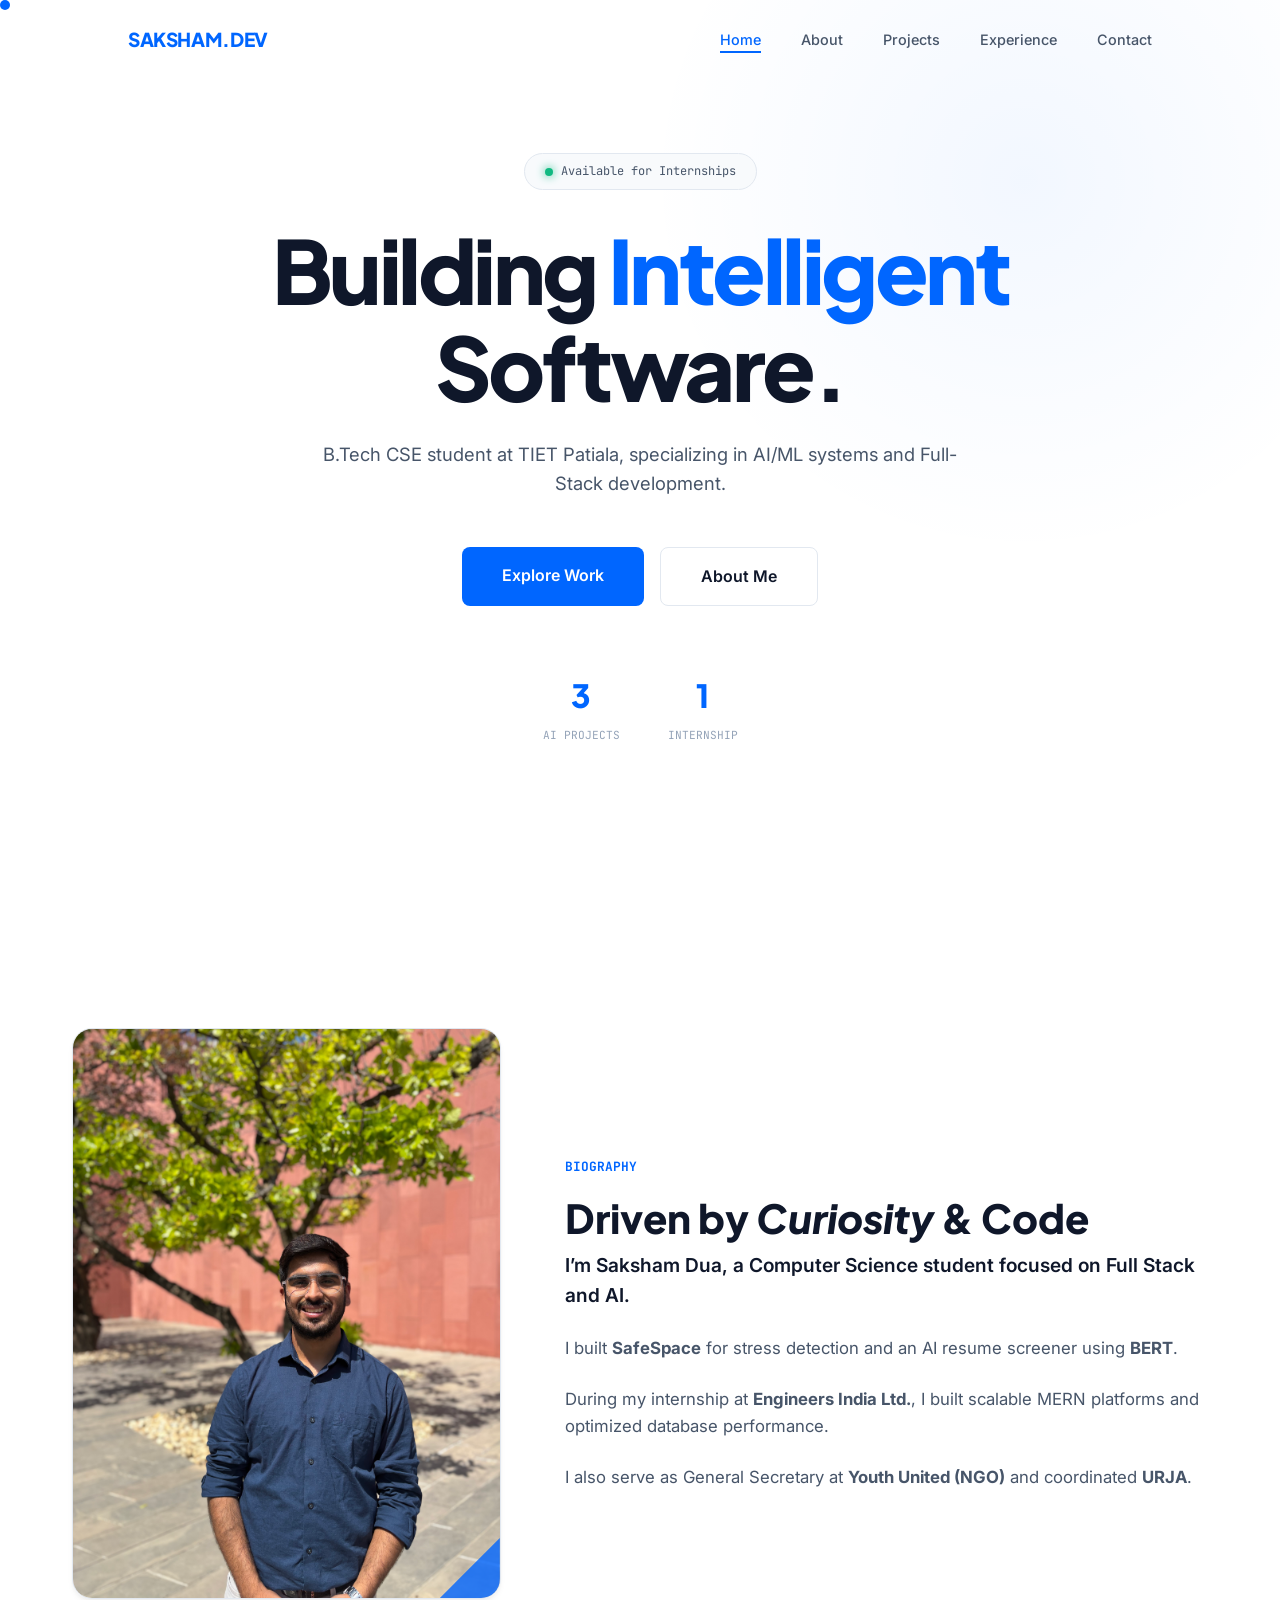
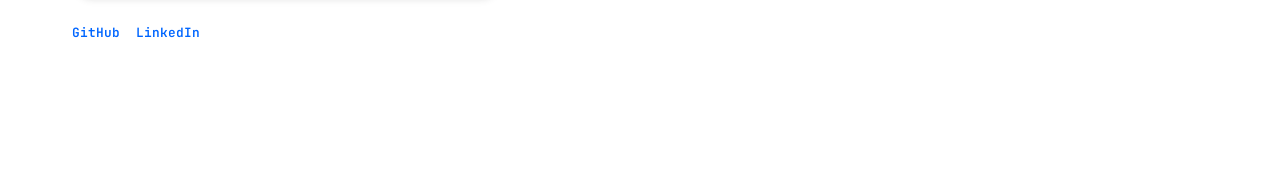
<file: index.html>
<!DOCTYPE html>
<html lang="en">
<head>
  <meta charset="UTF-8">
  <meta name="viewport" content="width=device-width, initial-scale=1.0">
  <title>Saksham Dua | Home</title>
  <link rel="preconnect" href="https://fonts.googleapis.com">
  <link rel="preconnect" href="https://fonts.gstatic.com" crossorigin>
  <link href="https://fonts.googleapis.com/css2?family=Plus+Jakarta+Sans:wght@700;800&family=Inter:wght@400;500;600&family=JetBrains+Mono&display=swap" rel="stylesheet">
  <link rel="stylesheet" href="style.css">
</head>
<body>
  <div id="cursor"></div>
  <div id="cursor-trail"></div>

  <nav id="nav">
    <div class="nav-brand"><a href="index.html" class="brand-name">SAKSHAM.DEV</a></div>
    <ul class="nav-links">
      <li><a href="index.html" class="active">Home</a></li>
      <li><a href="#about">About</a></li>
      <li><a href="projects.html">Projects</a></li>
      <li><a href="experience.html">Experience</a></li>
      <li><a href="contact.html">Contact</a></li>
    </ul>
  </nav>

  <main>
    <section id="hero">
      <div class="hero-badge"><span class="status-dot"></span>Available for Internships</div>
      <h1 class="hero-title">Building <span class="accent-line">Intelligent</span><br>Software.</h1>
      <p class="hero-desc">B.Tech CSE student at TIET Patiala, specializing in AI/ML systems and Full-Stack development.</p>
      <div class="hero-actions">
        <a href="projects.html" class="btn-main">Explore Work</a>
        <a href="#about" class="btn-outline">About Me</a>
      </div>
      <div class="hero-stats">
        <div class="hs-item"><span class="hs-num" data-count="3">0</span><span class="hs-label">AI Projects</span></div>
        <div class="hs-item"><span class="hs-num" data-count="1">0</span><span class="hs-label">Internship</span></div>
      </div>
    </section>

    <section id="about" class="section">
      <div class="container">
        <div class="about-wrapper">
          <div class="about-visual">
            <div class="image-frame">
              <img src="profile.jpg" alt="Saksham Dua" class="profile-img">
              <div class="frame-decoration"></div>
            </div>
            <div class="about-social-links">
              <a href="https://github.com" target="_blank" class="social-link">GitHub</a>
              <a href="https://linkedin.com/in/saksham-dua-a77809280/" target="_blank" class="social-link">LinkedIn</a>
            </div>
          </div>
          <div class="about-details">
            <span class="section-eyebrow">Biography</span>
            <h2 class="section-heading">Driven by <em>Curiosity</em> & Code</h2>
            <div class="about-text">
              <p class="highlight">I’m Saksham Dua, a Computer Science student focused on Full Stack and AI.</p>
              <p>I built <strong>SafeSpace</strong> for stress detection and an AI resume screener using <strong>BERT</strong>.</p>
              <p>During my internship at <strong>Engineers India Ltd.</strong>, I built scalable MERN platforms and optimized database performance.</p>
              <p>I also serve as General Secretary at <strong>Youth United (NGO)</strong> and coordinated <strong>URJA</strong>.</p>
            </div>
          </div>
        </div>
      </div>
    </section>
  </main>
  <script src="data.js"></script>
  <script src="app.js"></script>
</body>
</html>
</file>
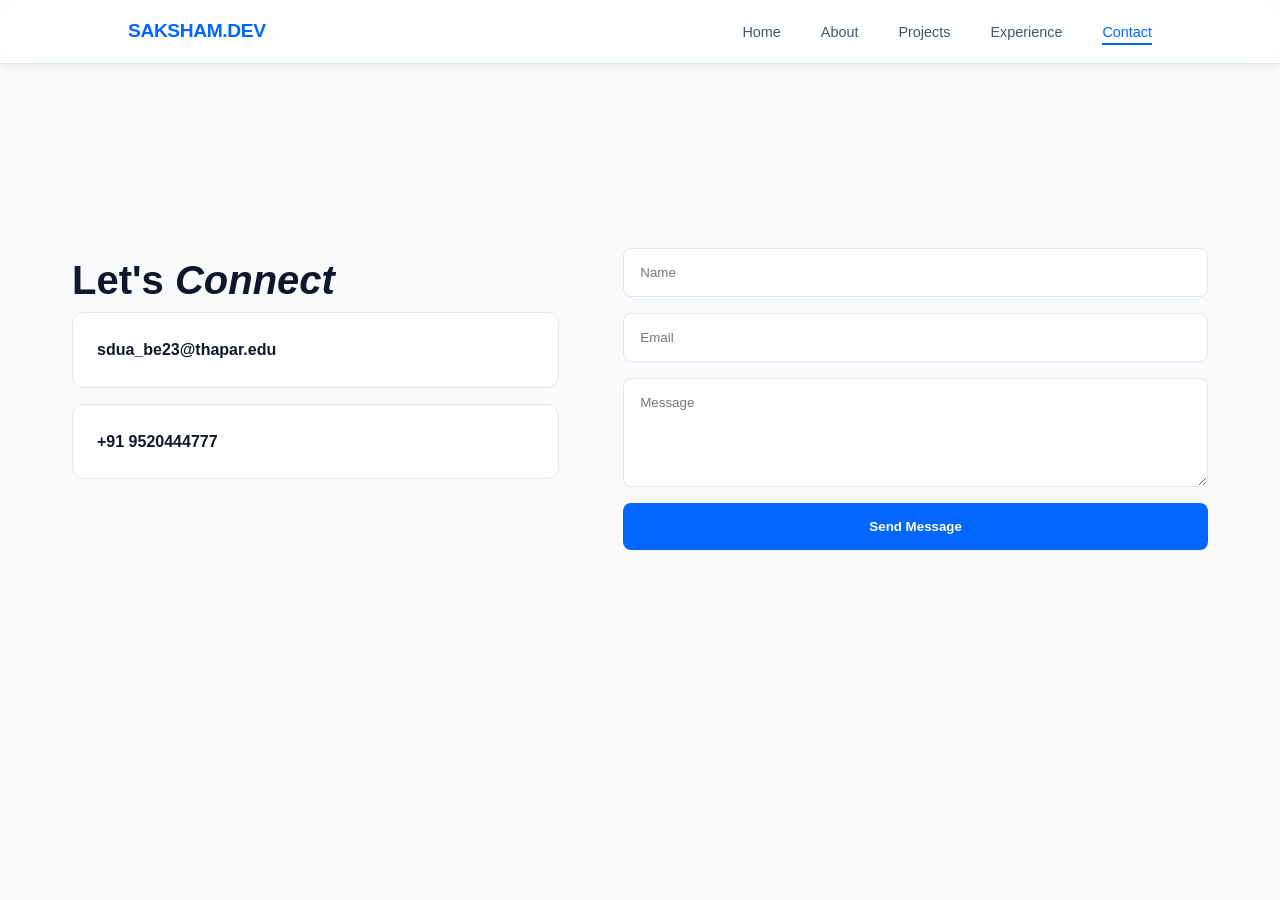
<file: contact.html>
<!DOCTYPE html>
<html lang="en">
<head>
  <meta charset="UTF-8">
  <title>Contact | Saksham Dua</title>
  <link rel="stylesheet" href="style.css">
</head>
<body style="background: var(--bg-soft);">
  <nav id="nav" class="scrolled">
    <div class="nav-brand"><a href="index.html" class="brand-name">SAKSHAM.DEV</a></div>
    <ul class="nav-links">
      <li><a href="index.html">Home</a></li>
      <li><a href="index.html#about">About</a></li>
      <li><a href="projects.html">Projects</a></li>
      <li><a href="experience.html">Experience</a></li>
      <li><a href="contact.html" class="active">Contact</a></li>
    </ul>
  </nav>

  <main style="padding-top: 120px;">
    <section class="section">
      <div class="container">
        <div class="contact-grid">
          <div class="contact-info">
            <h2 class="section-heading">Let's <em>Connect</em></h2>
            <div class="cinfo-card"><div class="cinfo-val">sdua_be23@thapar.edu</div></div>
            <div class="cinfo-card"><div class="cinfo-val">+91 9520444777</div></div>
          </div>
          <div class="contact-form-wrap">
            <form id="contact-form" class="contact-form">
              <input type="text" placeholder="Name" required>
              <input type="email" placeholder="Email" required>
              <textarea placeholder="Message" rows="5" required></textarea>
              <button type="submit" class="btn-main">Send Message</button>
            </form>
          </div>
        </div>
      </div>
    </section>
  </main>
  <script src="data.js"></script>
  <script src="app.js"></script>
</body>
</html>
</file>
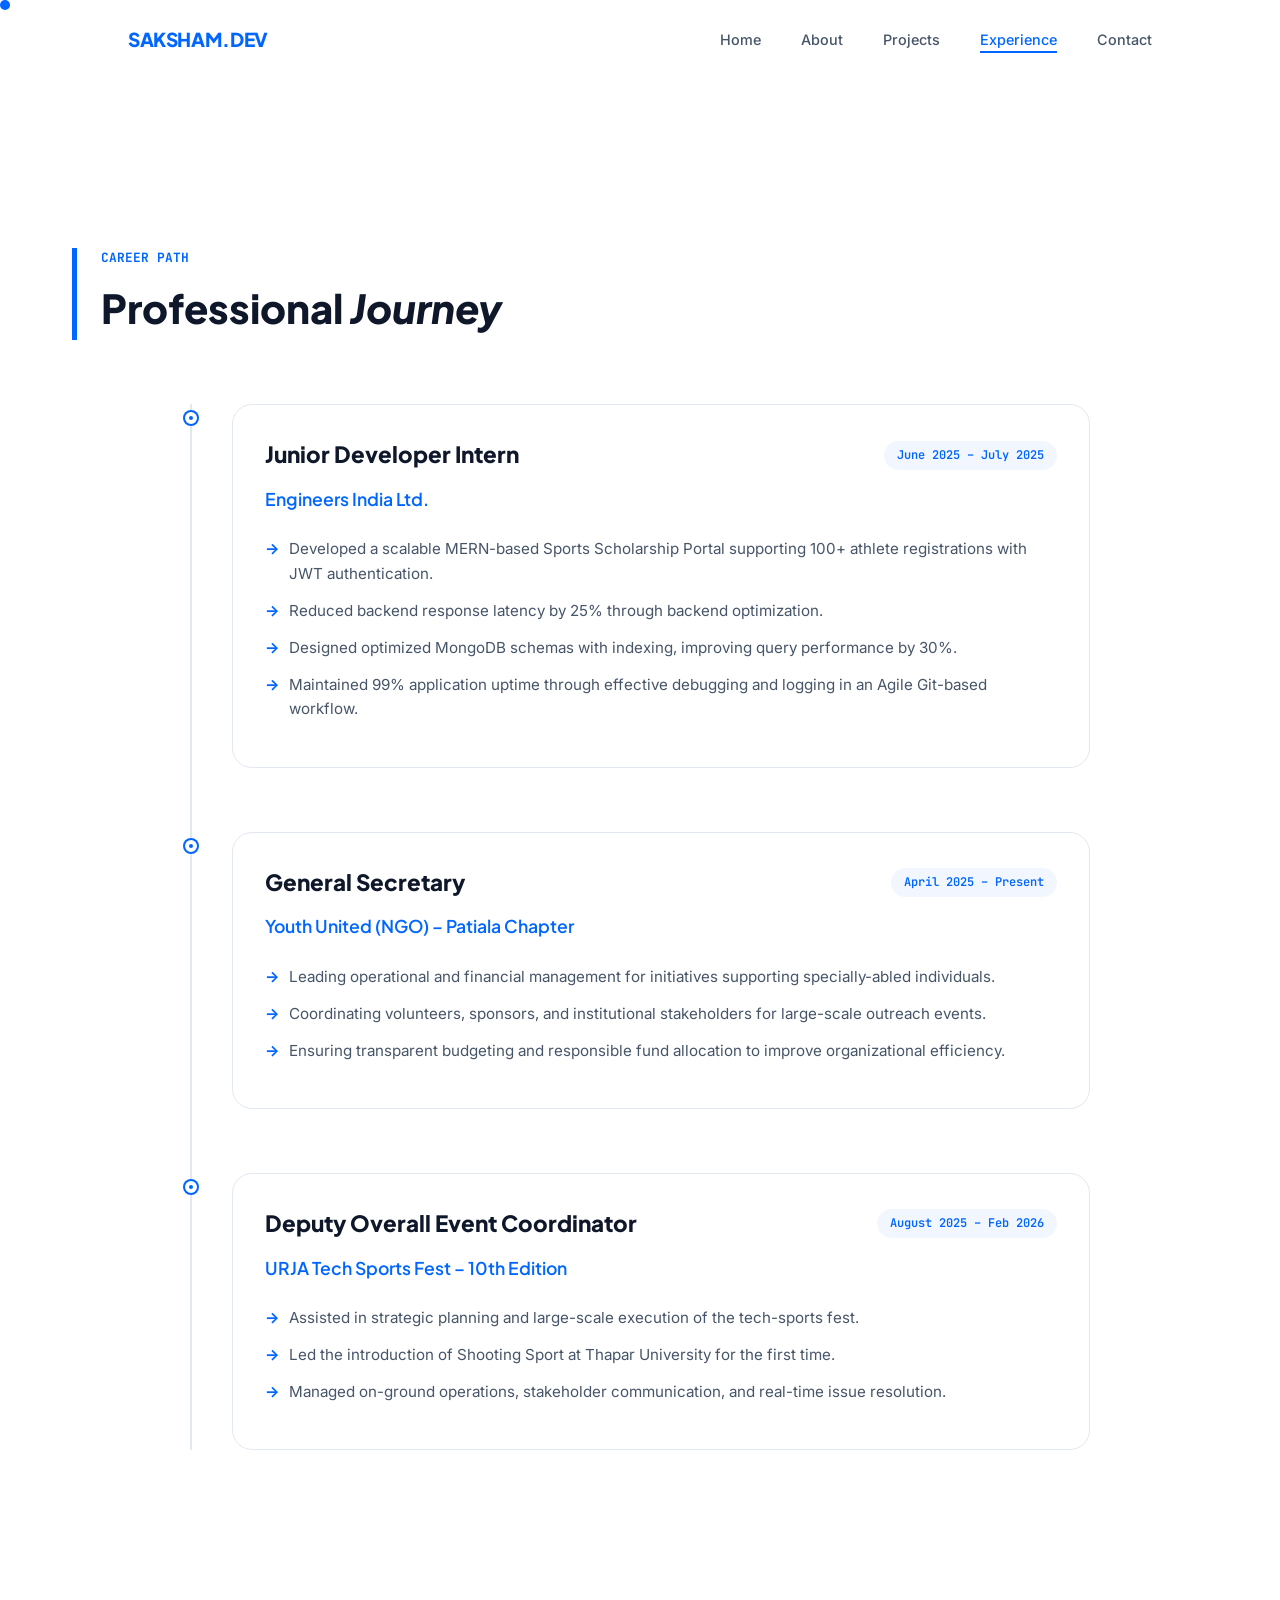
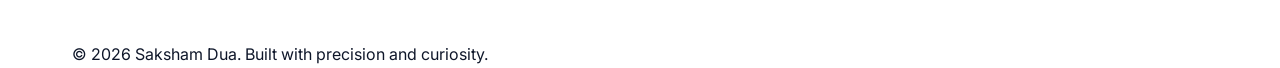
<file: experience.html>
<!DOCTYPE html>
<html lang="en">
<head>
  <meta charset="UTF-8">
  <meta name="viewport" content="width=device-width, initial-scale=1.0">
  <title>Experience | Saksham Dua</title>
  
  <link rel="preconnect" href="https://fonts.googleapis.com">
  <link rel="preconnect" href="https://fonts.gstatic.com" crossorigin>
  <link href="https://fonts.googleapis.com/css2?family=Plus+Jakarta+Sans:wght@700;800&family=Inter:wght@400;500;600&family=JetBrains+Mono&display=swap" rel="stylesheet">
  
  <link rel="stylesheet" href="style.css">
</head>
<body>

  <div id="cursor"></div>
  <div id="cursor-trail"></div>

  <nav id="nav" class="scrolled">
    <div class="nav-brand">
      <a href="index.html" class="brand-name">SAKSHAM.DEV</a>
    </div>

    <ul class="nav-links">
      <li><a href="index.html">Home</a></li>
      <li><a href="index.html#about">About</a></li>
      <li><a href="projects.html">Projects</a></li>
      <li><a href="experience.html" class="active">Experience</a></li>
      <li><a href="contact.html">Contact</a></li>
    </ul>
  </nav>

  <main style="padding-top: 120px;">
    <section class="section">
      <div class="container">
        <div class="section-header">
          <span class="section-eyebrow">Career Path</span>
          <h2 class="section-heading">Professional <em>Journey</em></h2>
        </div>

        <div class="experience-timeline">
          
          <div class="timeline-item">
            <div class="timeline-dot"></div>
            <div class="timeline-content">
              <div class="exp-header">
                <h3 class="exp-role">Junior Developer Intern</h3>
                <span class="exp-date">June 2025 – July 2025</span>
              </div>
              <h4 class="exp-company">Engineers India Ltd.</h4>
              <ul class="exp-list">
                <li>Developed a scalable MERN-based Sports Scholarship Portal supporting 100+ athlete registrations with JWT authentication.</li>
                <li>Reduced backend response latency by 25% through backend optimization.</li>
                <li>Designed optimized MongoDB schemas with indexing, improving query performance by 30%.</li>
                <li>Maintained 99% application uptime through effective debugging and logging in an Agile Git-based workflow.</li>
              </ul>
            </div>
          </div>

          <div class="timeline-item">
            <div class="timeline-dot"></div>
            <div class="timeline-content">
              <div class="exp-header">
                <h3 class="exp-role">General Secretary</h3>
                <span class="exp-date">April 2025 – Present</span>
              </div>
              <h4 class="exp-company">Youth United (NGO) – Patiala Chapter</h4>
              <ul class="exp-list">
                <li>Leading operational and financial management for initiatives supporting specially-abled individuals.</li>
                <li>Coordinating volunteers, sponsors, and institutional stakeholders for large-scale outreach events.</li>
                <li>Ensuring transparent budgeting and responsible fund allocation to improve organizational efficiency.</li>
              </ul>
            </div>
          </div>

          <div class="timeline-item">
            <div class="timeline-dot"></div>
            <div class="timeline-content">
              <div class="exp-header">
                <h3 class="exp-role">Deputy Overall Event Coordinator</h3>
                <span class="exp-date">August 2025 – Feb 2026</span>
              </div>
              <h4 class="exp-company">URJA Tech Sports Fest – 10th Edition</h4>
              <ul class="exp-list">
                <li>Assisted in strategic planning and large-scale execution of the tech-sports fest.</li>
                <li>Led the introduction of Shooting Sport at Thapar University for the first time.</li>
                <li>Managed on-ground operations, stakeholder communication, and real-time issue resolution.</li>
              </ul>
            </div>
          </div>

        </div>
      </div>
    </section>
  </main>

  <footer class="footer">
    <div class="container">
      <p>© 2026 Saksham Dua. Built with precision and curiosity.</p>
    </div>
  </footer>

  <script src="data.js"></script>
  <script src="app.js"></script>
</body>
</html>
</file>
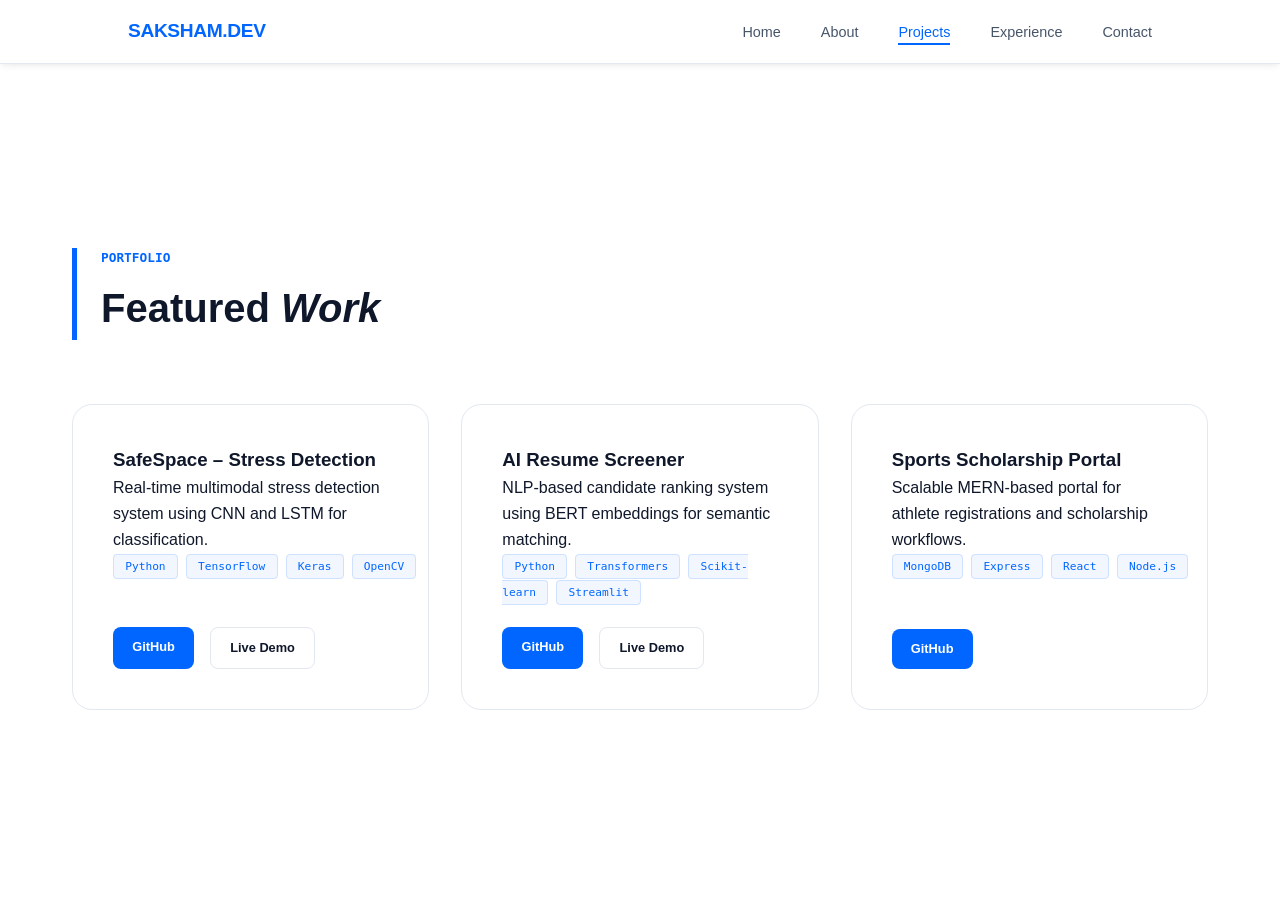
<file: projects.html>
<!DOCTYPE html>
<html lang="en">
<head>
  <meta charset="UTF-8">
  <title>Projects | Saksham Dua</title>
  <link rel="stylesheet" href="style.css">
</head>
<body style="background: var(--bg);">
  <nav id="nav" class="scrolled">
    <div class="nav-brand"><a href="index.html" class="brand-name">SAKSHAM.DEV</a></div>
    <ul class="nav-links">
      <li><a href="index.html">Home</a></li>
      <li><a href="index.html#about">About</a></li>
      <li><a href="projects.html" class="active">Projects</a></li>
      <li><a href="experience.html">Experience</a></li>
      <li><a href="contact.html">Contact</a></li>
    </ul>
  </nav>

  <main style="padding-top: 120px;">
    <section class="section">
      <div class="container">
        <div class="section-header">
          <span class="section-eyebrow">Portfolio</span>
          <h2 class="section-heading">Featured <em>Work</em></h2>
        </div>
        <div class="projects-grid" id="projects-grid"></div>
      </div>
    </section>
  </main>
  <script src="data.js"></script>
  <script src="app.js"></script>
</body>
</html>
</file>
<file: style.css>
/* =============================================
   1. CORE VARIABLES & LIGHT THEME
   ============================================= */
   :root {
    /* High-Contrast White Palette */
    --bg: #FFFFFF;
    --bg-soft: #F8FAFC;
    --bg-card: #FFFFFF;
    
    /* The "Electric Blue" Identity */
    --accent: #0066FF; 
    --accent-hover: #0052CC;
    --accent-soft: rgba(0, 102, 255, 0.05);
    --accent-border: rgba(0, 102, 255, 0.15);
    
    /* Typography Colors */
    --text: #0F172A;
    --text-muted: #475569;
    --text-faint: #94A3B8;
    
    /* UI Components */
    --border: #E2E8F0;
    --radius: 12px;
    --radius-lg: 20px;
    --shadow: 0 4px 6px -1px rgba(0, 0, 0, 0.05), 0 2px 4px -1px rgba(0, 0, 0, 0.03);
    --shadow-hover: 0 20px 25px -5px rgba(0, 102, 255, 0.1);
    
    /* Modern Tech Fonts */
    --font-display: 'Plus Jakarta Sans', sans-serif;
    --font-body: 'Inter', sans-serif;
    --font-mono: 'JetBrains Mono', monospace;
    --transition: 0.3s cubic-bezier(0.4, 0, 0.2, 1);
  }
  
  /* =============================================
     2. RESET & BASE STYLES
     ============================================= */
  *, *::before, *::after { 
    box-sizing: border-box; 
    margin: 0; 
    padding: 0; 
  }
  
  html { 
    scroll-behavior: smooth; 
    font-size: 16px; 
  }
  
  body {
    font-family: var(--font-body);
    background: var(--bg);
    color: var(--text);
    line-height: 1.6;
    overflow-x: hidden;
    -webkit-font-smoothing: antialiased;
  }
  
  a { text-decoration: none; color: inherit; transition: var(--transition); }
  ul { list-style: none; }
  
  .container {
    max-width: 1200px;
    margin: 0 auto;
    padding: 0 2rem;
  }
  
  /* =============================================
     3. NAVIGATION (Clean Glassmorphism)
     ============================================= */
  #nav {
    position: fixed;
    top: 0; left: 0; right: 0;
    z-index: 1000;
    display: flex;
    align-items: center;
    justify-content: space-between;
    padding: 1.5rem 10%;
    background: transparent;
    transition: all 0.4s ease;
  }
  
  #nav.scrolled {
    background: rgba(255, 255, 255, 0.85);
    backdrop-filter: blur(12px);
    padding: 1rem 10%;
    border-bottom: 1px solid var(--border);
    box-shadow: var(--shadow);
  }
  
  .brand-name {
    font-family: var(--font-display);
    font-weight: 800;
    font-size: 1.2rem;
    letter-spacing: -0.02em;
    color: var(--accent);
  }
  
  .nav-links {
    display: flex;
    gap: 2.5rem;
  }
  
  .nav-links a {
    font-size: 0.9rem;
    font-weight: 500;
    color: var(--text-muted);
    position: relative;
  }
  
  .nav-links a:hover, 
  .nav-links a.active { 
    color: var(--accent); 
  }
  
  .nav-links a.active::after {
    content: "";
    position: absolute;
    bottom: -5px; left: 0;
    width: 100%; height: 2px;
    background: var(--accent);
  }
  
  /* =============================================
     4. HERO & SECTION SCROLLING
     ============================================= */
  #hero {
    min-height: 100vh;
    display: flex;
    flex-direction: column;
    justify-content: center;
    align-items: center;
    text-align: center;
    padding: 0 10%;
    background: radial-gradient(circle at 80% 20%, var(--accent-soft), transparent 30%);
  }
  
  #about {
    scroll-margin-top: 100px;
  }
  
  .hero-badge {
    display: inline-flex;
    align-items: center;
    gap: 8px;
    background: var(--bg-soft);
    border: 1px solid var(--border);
    padding: 0.5rem 1.25rem;
    border-radius: 100px;
    font-family: var(--font-mono);
    font-size: 0.75rem;
    margin-bottom: 2rem;
    color: var(--text-muted);
  }
  
  .status-dot {
    width: 8px; height: 8px;
    background: #10B981;
    border-radius: 50%;
    box-shadow: 0 0 10px #10B981;
  }
  
  .hero-title {
    font-family: var(--font-display);
    font-size: clamp(2.5rem, 8vw, 5.5rem);
    font-weight: 800;
    line-height: 1.1;
    letter-spacing: -0.04em;
    margin-bottom: 1.5rem;
  }
  
  .accent-line { color: var(--accent); }
  
  .hero-desc {
    max-width: 650px;
    font-size: 1.15rem;
    color: var(--text-muted);
    margin-bottom: 3rem;
  }
  
  .hero-actions { display: flex; gap: 1rem; }
  
  .hero-stats {
    display: flex;
    gap: 3rem;
    margin-top: 4rem;
  }
  
  .hs-item { text-align: center; }
  .hs-num { font-family: var(--font-display); font-size: 2rem; font-weight: 800; color: var(--accent); display: block; }
  .hs-label { font-family: var(--font-mono); font-size: 0.7rem; color: var(--text-faint); text-transform: uppercase; }
  
  /* =============================================
     5. ABOUT SECTION (Split Layout)
     ============================================= */
  .section { padding: 8rem 0; }
  .section-alt { padding: 8rem 0; background: var(--bg-soft); }
  
  .about-wrapper {
    display: grid;
    grid-template-columns: 1fr 1.5fr;
    gap: 4rem;
    align-items: center;
  }
  
  .image-frame {
    position: relative;
    border-radius: var(--radius-lg);
    overflow: hidden;
    border: 1px solid var(--border);
    box-shadow: var(--shadow);
  }
  
  .profile-img {
    width: 100%;
    display: block;
    transition: transform 0.5s ease;
  }
  
  .image-frame:hover .profile-img { transform: scale(1.05); }
  
  .frame-decoration {
    position: absolute;
    bottom: 0; right: 0;
    width: 60px; height: 60px;
    background: var(--accent);
    clip-path: polygon(100% 0, 100% 100%, 0 100%);
    opacity: 0.8;
  }
  
  .about-text p { margin-bottom: 1.5rem; color: var(--text-muted); font-size: 1.05rem; }
  .about-text .highlight { font-size: 1.2rem; font-weight: 600; color: var(--text); }
  
  .about-social-links { display: flex; gap: 1rem; margin-top: 1.5rem; }
  .social-link { font-family: var(--font-mono); font-size: 0.8rem; color: var(--accent); font-weight: 600; }
  
  /* =============================================
     6. PROJECTS & SKILLS GRIDS
     ============================================= */
  .section-header { margin-bottom: 4rem; border-left: 5px solid var(--accent); padding-left: 1.5rem; }
  .section-eyebrow { font-family: var(--font-mono); color: var(--accent); font-size: 0.8rem; font-weight: 700; text-transform: uppercase; margin-bottom: 0.5rem; display: block; }
  .section-heading { font-family: var(--font-display); font-size: 2.5rem; font-weight: 800; }
  
  .projects-grid {
    display: grid;
    grid-template-columns: repeat(auto-fill, minmax(320px, 1fr));
    gap: 2rem;
  }
  
  .project-card {
    background: var(--bg);
    border: 1px solid var(--border);
    border-radius: var(--radius-lg);
    padding: 2.5rem;
    transition: all var(--transition);
    display: flex;
    flex-direction: column;
  }
  
  .project-card:hover { transform: translateY(-10px); box-shadow: var(--shadow-hover); border-color: var(--accent-border); }
  
  .stack-pill {
    font-family: var(--font-mono);
    font-size: 0.7rem;
    background: var(--accent-soft);
    color: var(--accent);
    padding: 0.3rem 0.7rem;
    border-radius: 4px;
    margin-right: 0.5rem;
    border: 1px solid var(--accent-border);
  }
  
  /* =========================
     7. VERTICAL TIMELINE STYLES
  ========================= */
  .experience-timeline {
    position: relative;
    max-width: 900px;
    margin: 0 auto;
    padding-left: 2.5rem;
    border-left: 2px solid var(--border);
  }
  
  .timeline-item {
    position: relative;
    margin-bottom: 4rem;
  }
  
  .timeline-dot {
    position: absolute;
    left: calc(-2.5rem - 7px);
    top: 8px;
    width: 12px;
    height: 12px;
    background: var(--accent);
    border-radius: 50%;
    border: 4px solid var(--bg);
    box-shadow: 0 0 0 2px var(--accent);
  }
  
  .timeline-content {
    background: var(--bg);
    padding: 2rem;
    border-radius: var(--radius-lg);
    border: 1px solid var(--border);
    transition: var(--transition);
  }
  
  .timeline-item:hover .timeline-content {
    border-color: var(--accent-border);
    box-shadow: var(--shadow-hover);
  }
  
  .exp-header {
    display: flex;
    justify-content: space-between;
    align-items: center;
    margin-bottom: 0.75rem;
    flex-wrap: wrap;
    gap: 1rem;
  }
  
  .exp-role {
    font-family: var(--font-display);
    font-size: 1.4rem;
    font-weight: 800;
    color: var(--text);
  }
  
  .exp-date {
    font-family: var(--font-mono);
    font-size: 0.75rem;
    color: var(--accent);
    background: var(--accent-soft);
    padding: 0.3rem 0.8rem;
    border-radius: 100px;
    font-weight: 600;
  }
  
  .exp-company {
    color: var(--accent);
    font-weight: 600;
    font-size: 1.1rem;
    margin-bottom: 1.5rem;
    font-family: var(--font-display);
  }
  
  .exp-list {
    list-style: none;
  }
  
  .exp-list li {
    position: relative;
    padding-left: 1.5rem;
    margin-bottom: 0.8rem;
    color: var(--text-muted);
    font-size: 0.95rem;
    line-height: 1.6;
  }
  
  .exp-list li::before {
    content: "→";
    position: absolute;
    left: 0;
    color: var(--accent);
    font-weight: bold;
  }
  
  /* =============================================
     8. CONTACT FORM & BUTTONS
  ============================================= */
  .contact-grid { display: grid; grid-template-columns: 1fr 1.2fr; gap: 4rem; }
  
  .cinfo-card {
    background: var(--bg);
    border: 1px solid var(--border);
    padding: 1.5rem;
    border-radius: var(--radius);
    margin-bottom: 1rem;
    font-weight: 600;
  }
  
  .contact-form { display: flex; flex-direction: column; gap: 1rem; }
  .contact-form input, .contact-form textarea {
    padding: 1rem;
    border-radius: 8px;
    border: 1px solid var(--border);
    font-family: var(--font-body);
    outline: none;
  }
  
  .btn-main {
    background: var(--accent);
    color: #FFF;
    padding: 1rem 2.5rem;
    border-radius: 8px;
    font-weight: 600;
    border: none;
    cursor: pointer;
    transition: all var(--transition);
  }
  
  .btn-main:hover { background: var(--accent-hover); box-shadow: 0 10px 20px rgba(0, 102, 255, 0.2); transform: translateY(-2px); }
  
  .btn-outline {
    background: transparent;
    color: var(--text);
    padding: 1rem 2.5rem;
    border-radius: 8px;
    font-weight: 600;
    border: 1px solid var(--border);
    transition: all var(--transition);
  }
  
  .btn-outline:hover { border-color: var(--accent); color: var(--accent); background: var(--accent-soft); }
  
  /* =============================================
     9. CUSTOM CURSOR & RESPONSIVE
     ============================================= */
  #cursor {
    width: 10px; height: 10px;
    background: var(--accent);
    position: fixed; border-radius: 50%;
    pointer-events: none; z-index: 9999;
  }
  
  @media (max-width: 900px) {
    .about-wrapper, .contact-grid { grid-template-columns: 1fr; }
    #nav { padding: 1rem 5%; }
    .nav-links { display: none; }
    .hero-title { font-size: 3rem; }
    .experience-timeline { padding-left: 1.5rem; }
  }
</file>
